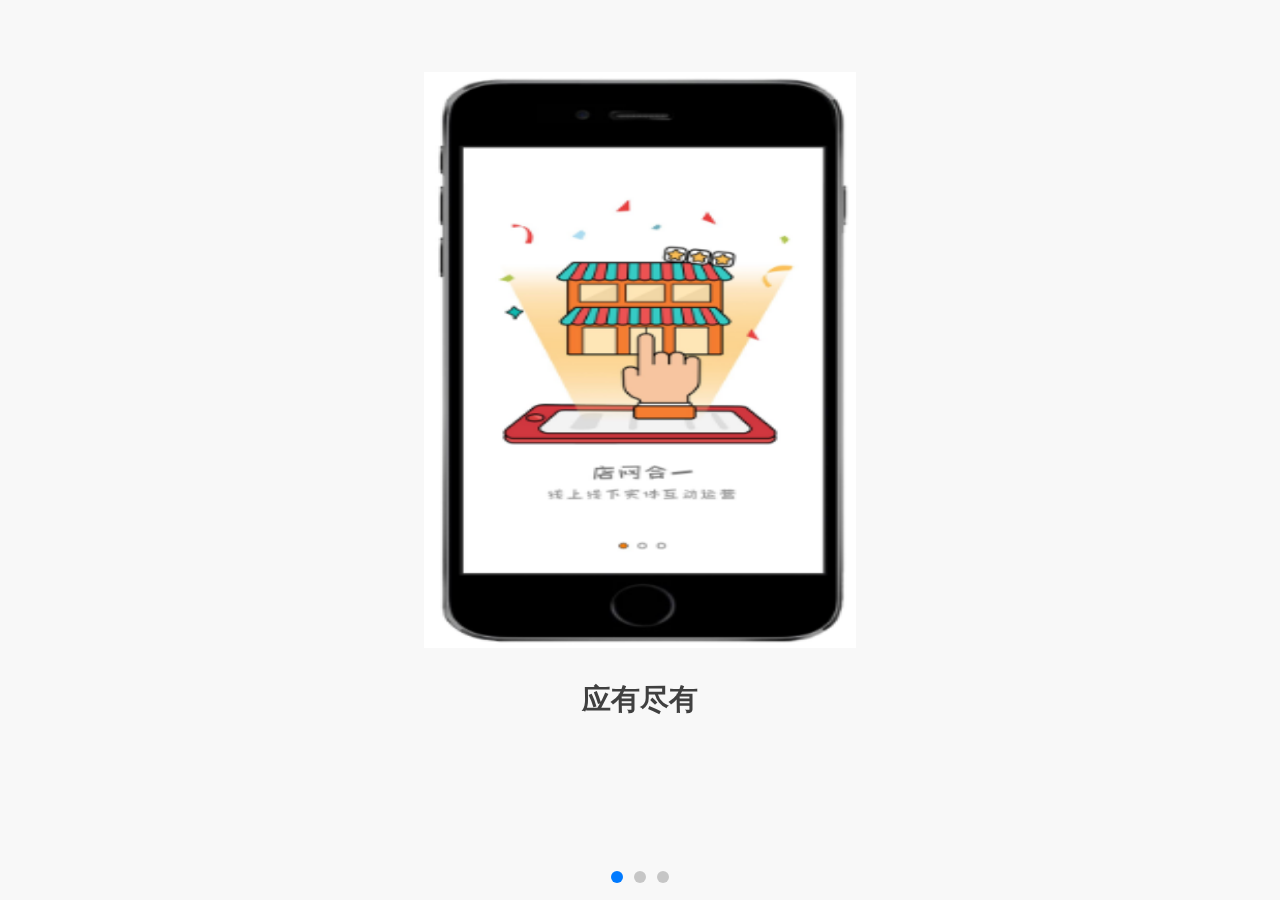
<file: oncup/index.html>
<!DOCTYPE html><html lang=en><head><meta charset=utf-8><meta http-equiv=X-UA-Compatible content="IE=edge"><meta name=viewport content="width=device-width,initial-scale=1"><link rel=icon href=favicon.ico><title>onemorecup</title><link href=css/chunk-06ad056e.a239a289.css rel=prefetch><link href=css/chunk-0a2d9c51.d7a64cf0.css rel=prefetch><link href=css/chunk-135d022f.d7a64cf0.css rel=prefetch><link href=css/chunk-1a89d8a8.a8276939.css rel=prefetch><link href=css/chunk-21a0b482.e6375fd9.css rel=prefetch><link href=css/chunk-2da7efac.2a08d2df.css rel=prefetch><link href=css/chunk-31bff5bb.91874d7e.css rel=prefetch><link href=css/chunk-365e205e.30adc81d.css rel=prefetch><link href=css/chunk-414ce662.f65fe7fa.css rel=prefetch><link href=css/chunk-41b4a408.cf60eb53.css rel=prefetch><link href=css/chunk-477cdcde.a7e5a7a9.css rel=prefetch><link href=css/chunk-50c9151c.426ba6be.css rel=prefetch><link href=css/chunk-542db296.a5ac68af.css rel=prefetch><link href=css/chunk-5936c790.d5ec94ac.css rel=prefetch><link href=css/chunk-5d508054.9318856a.css rel=prefetch><link href=css/chunk-70bdbfdd.efc5bf6f.css rel=prefetch><link href=css/chunk-7d0ce65d.bc070164.css rel=prefetch><link href=css/chunk-7fb3c080.c6a52fed.css rel=prefetch><link href=css/chunk-a0e54330.30adc81d.css rel=prefetch><link href=js/chunk-06ad056e.d245dc64.js rel=prefetch><link href=js/chunk-0a2d9c51.60c17e8e.js rel=prefetch><link href=js/chunk-135d022f.87bd147b.js rel=prefetch><link href=js/chunk-1a89d8a8.706b68e4.js rel=prefetch><link href=js/chunk-21a0b482.b4b12f02.js rel=prefetch><link href=js/chunk-2da7efac.903ccc9e.js rel=prefetch><link href=js/chunk-31bff5bb.874efe2d.js rel=prefetch><link href=js/chunk-365e205e.fe5f001f.js rel=prefetch><link href=js/chunk-414ce662.54ebbb64.js rel=prefetch><link href=js/chunk-41b4a408.4a2c6c82.js rel=prefetch><link href=js/chunk-46fe4a0a.c173a7ec.js rel=prefetch><link href=js/chunk-477cdcde.814fd83b.js rel=prefetch><link href=js/chunk-50c9151c.de2356db.js rel=prefetch><link href=js/chunk-542db296.43af7355.js rel=prefetch><link href=js/chunk-5936c790.ec96fe0b.js rel=prefetch><link href=js/chunk-5d508054.cf8c8b4b.js rel=prefetch><link href=js/chunk-70bdbfdd.786608c4.js rel=prefetch><link href=js/chunk-7d0ce65d.215e37e5.js rel=prefetch><link href=js/chunk-7fb3c080.aa729322.js rel=prefetch><link href=js/chunk-a0e54330.b9dccc0d.js rel=prefetch><link href=css/app.1e4b8811.css rel=preload as=style><link href=css/chunk-vendors.8df4d8b4.css rel=preload as=style><link href=js/app.ba8d6109.js rel=preload as=script><link href=js/chunk-vendors.0441b7af.js rel=preload as=script><link href=css/chunk-vendors.8df4d8b4.css rel=stylesheet><link href=css/app.1e4b8811.css rel=stylesheet></head><body><noscript><strong>We're sorry but onemorecup doesn't work properly without JavaScript enabled. Please enable it to continue.</strong></noscript><div id=app></div><script src=js/chunk-vendors.0441b7af.js></script><script src=js/app.ba8d6109.js></script></body></html>
</file>
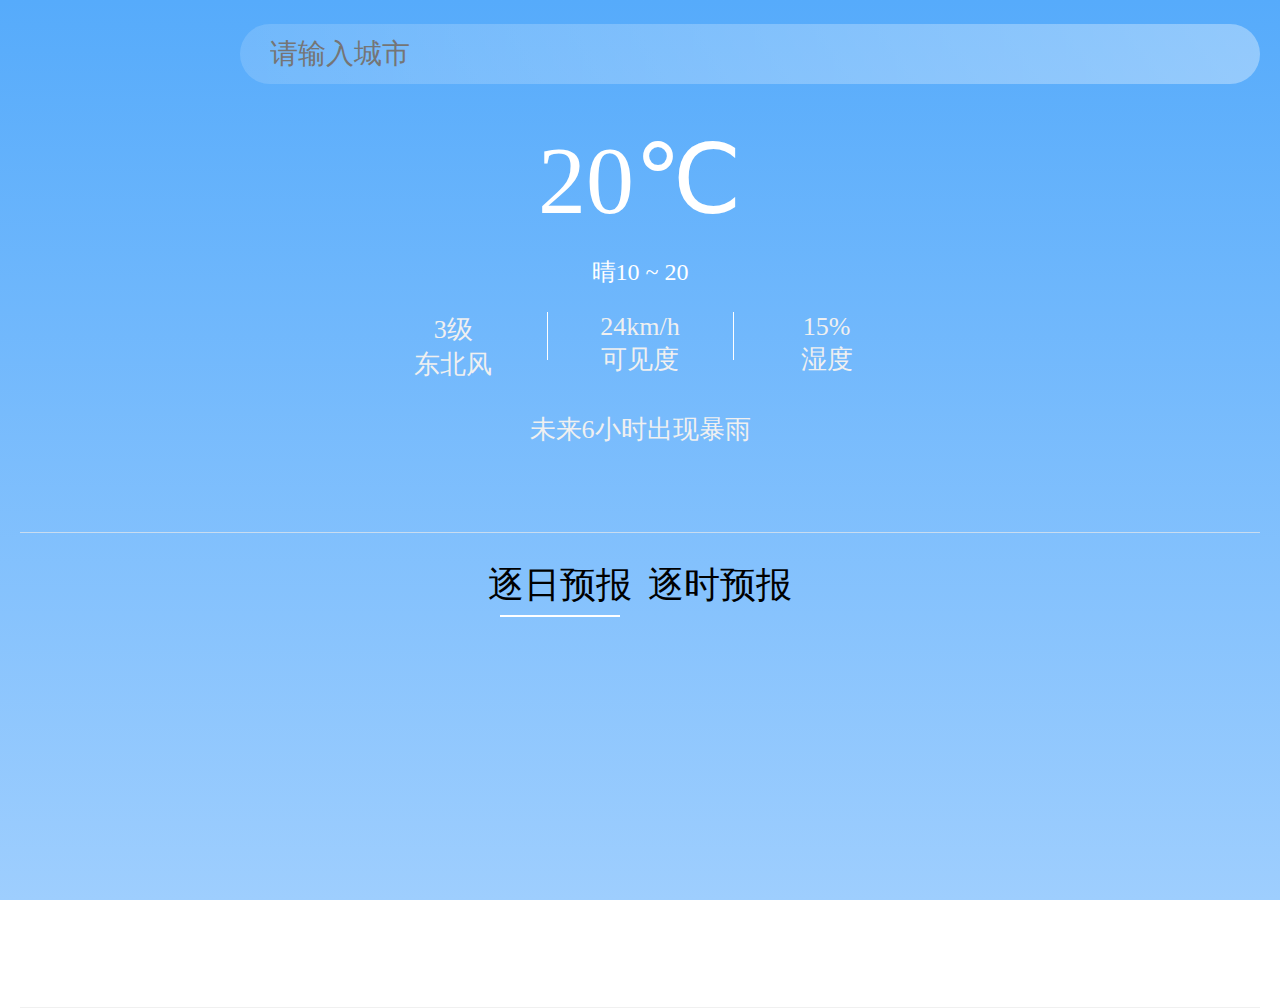
<file: onepickWeather/index.html>
<!DOCTYPE html>
<html lang="en">

<head>
    <meta charset="UTF-8">
    <meta name="viewport" content="width=device-width, initial-scale=1.0">
    <title>云知道天气预报</title>
    <link rel="stylesheet" href="./weather.css">
    <link rel="stylesheet" href="http://at.alicdn.com/t/font_1679979_lcs76dc7ehl.css">
</head>

<body>
    <div class="weather">
        <!-- system系统状态栏 信号网络时间 -->
        <div class="system"></div>
        <div class="weather-box">
            <!-- 导航栏 -->
            <div class="nav">
                <div class="nav-box fl">

                    <div class="city fl"></div>
                    <div class="menu fl">
                        <span class="iconfont icon-location"></span>
                    </div>
                </div>
                <!-- 搜索search  输入城市 和 图标-->
                <div class="search fl">
                    <input class="search-input fl" type="text" placeholder="请输入城市">
                    <span class="search-icon fl">
                        <i class="iconfont icon-search"></i>
                    </span>


                </div>
            </div>
            <!-- 实况天气 温度-->
            <div class="weatherStatus">
                <div class="weather-tem">20℃</div>
                <div class="min-max">
                    <span class="status ">晴10 ~ 20</span>

                </div>
                <!-- 可见度 湿度 风向 三部分-->
                <div class="see-box">
                    <!-- 布局 -->
                    <div class="windlist clearfix">

                        <div class="wind" data-name='win_speed' data-title='win'>
                            <div class="text">
                                <div class='win_speed'>3级</div>
                                <div class='win'>东北风</div>
                            </div>
                        </div>
                        <i class="line1"></i>

                        <div class="wind" data-name='visibility'>
                            <div class="text">
                                <div class='visibility'>24km/h</div>
                                <div>可见度</div>
                            </div>
                        </div>
                        <i class="line2"></i>

                        <div class="wind" data-name='humidity'>
                            <div class="text">
                                <div class='humidity'>15%</div>
                                <div>湿度</div>
                            </div>
                        </div>

                    </div>
                    <div class="tips">未来6小时出现暴雨</div>
                </div>
                <!--  逐日 逐时 -->
                <div class="everyTime">
                    <div class="day clearfix">
                        <div class="fl" data-fn="weekWeather">逐日预报</div>
                        <div class="fl" data-fn="weekWeatherHours">逐时预报</div>
                        <i class="moveLine"></i>
                    </div>
                    <!-- 天气数据 每5天 -->
                    <div class="weatherData">
                        <div class="weather-datas clearfix">

                        </div>

                    </div>

                </div>
            </div>
            <!-- 提示tips -->
            <div class="weatherTips">
                

            </div>
        </div>

    </div>

    <script src="./jquery-3.4.1.min.js"></script>
    <script src="./weather.js"></script>
    <script src="./rem.js"></script>
</body>

</html>
</file>
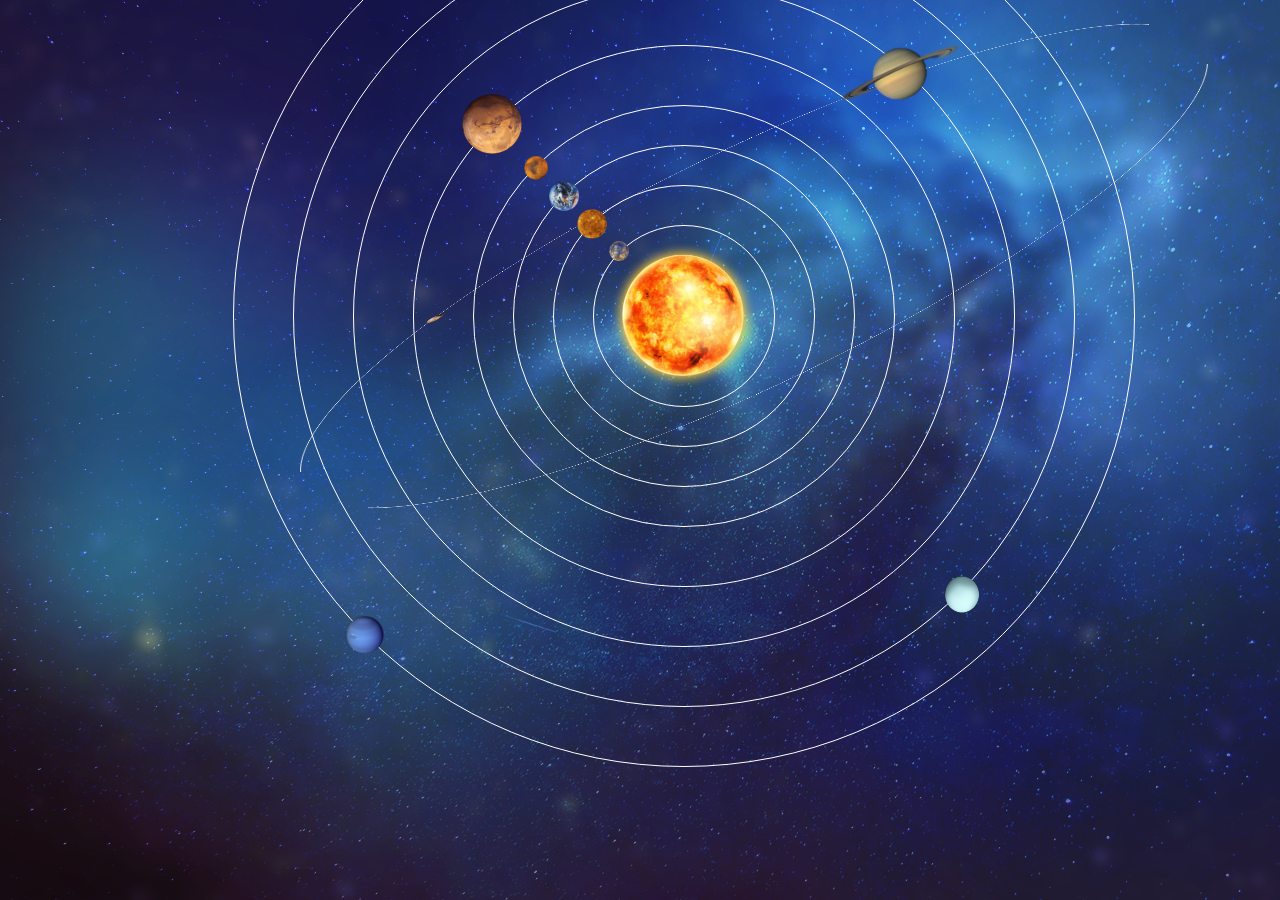
<file: planet/index.html>
﻿<!DOCTYPE html>
<html lang="zh-CN">

<head>
    <meta charset="UTF-8">
    <meta http-equiv="X-UA-Compatible" content="IE=Edge">
    <meta name="renderer" content="webkit">
    <link rel="stylesheet" href="css/index.css">
    <title>纯CSS实现九大行星</title>
</head>
<body>
    <div class="universe">
        <div class="solarsystem">
            <div class="sun"></div>
            <!--水星-->
            <div class="orbit mercury">
                <div class="planet">
                    <div class="ball"></div>
                </div>
            </div>
            <!--金星-->
            <div class="orbit venus">
                <div class="planet">
                    <div class="ball"></div>
                </div>
            </div>
            <!--地球-->
            <div class="orbit earth">
                <div class="planet">
                    <div class="ball"></div>
                </div>
            </div>
            <!--火星-->
            <div class="orbit mars">
                <div class="planet">
                    <div class="ball"></div>
                </div>
            </div>
            <!--木星-->
            <div class="orbit jupiter">
                <div class="planet">
                    <div class="ball"></div>
                </div>
            </div>
            <!--土星-->
            <div class="orbit saturn">
                <div class="planet">
                    <div class="ball"></div>
                </div>
            </div>
            <!--天王星-->
            <div class="orbit uranus">
                <div class="planet">
                    <div class="ball"></div>
                </div>
            </div>
            <!--海王星-->
            <div class="orbit neptune">
                <div class="planet">
                    <div class="ball"></div>
                </div>
            </div>
            <!--冥王星-->
            <div class="orbit pluto">
                <div class="planet">
                    <div class="ball"></div>
                </div>
            </div>
        </div>
    </div>
</body>
</html>
</file>
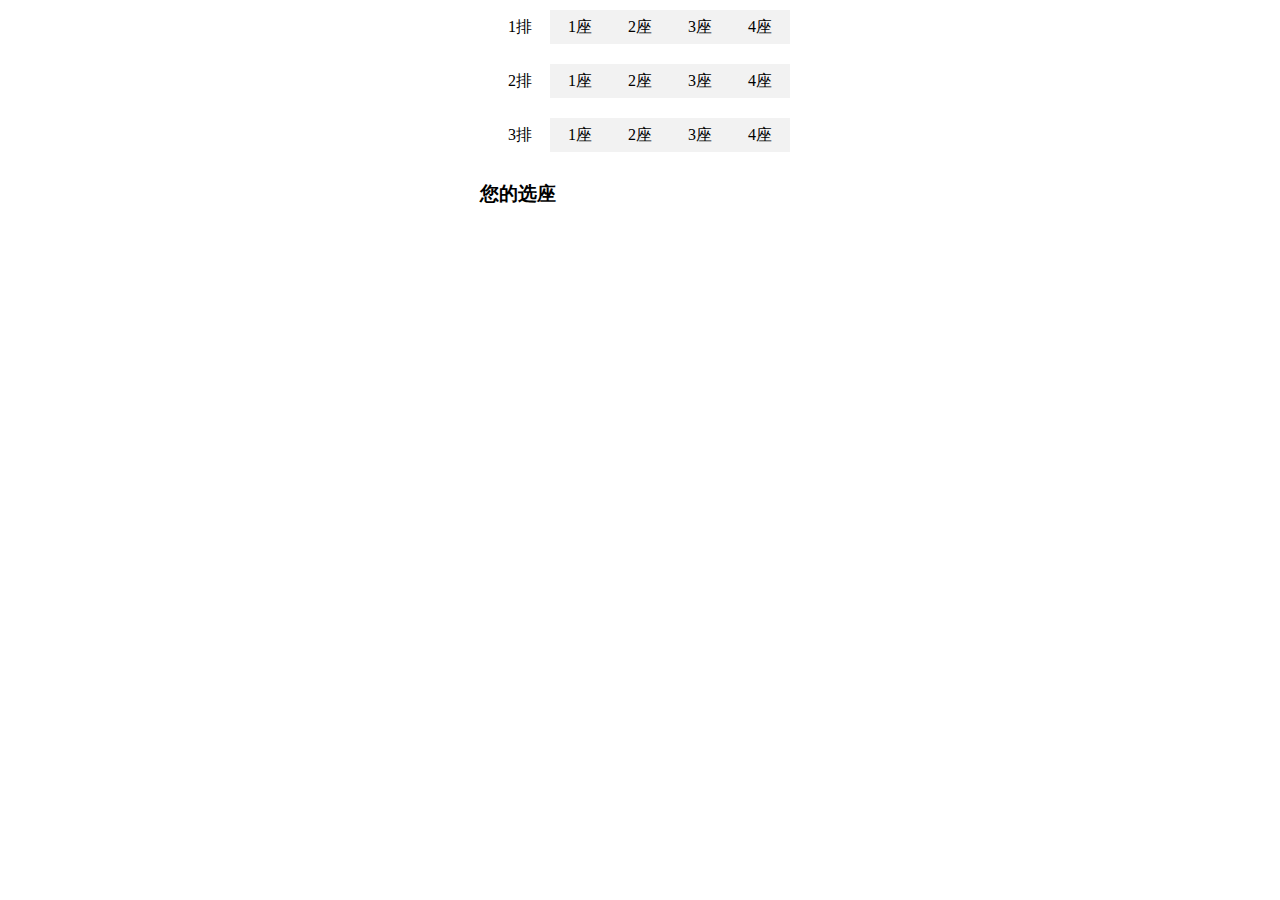
<file: chooseTicket/01-电影购票.html>
<!DOCTYPE html>
<html lang="en">
<head>
  <meta charset="UTF-8">
  <meta name="viewport" content="width=device-width, initial-scale=1.0">
  <meta http-equiv="X-UA-Compatible" content="ie=edge">
  <title>Document</title>
  <style>
    body{
      margin: 0 auto;
    }
    .fl{
      float: left;
    }
    ul{
      list-style: none;
      margin: 0;
      padding: 0;
    }
    .film-box{
      width: 320px;
      margin: 0 auto;
    }
    .row{
      overflow: hidden;
      padding: 10px;
    }
    .list{
      overflow: hidden;
    }
    .list>li{
      float: left;
      width: 60px;
      height: 34px;
      background-color: #f2f2f2;
      text-align: center;
      line-height: 34px;
      cursor: pointer;
    }
    .list>li.active{
      background-color: #e4393c;
      color: #fff;
    }
    .title{
      width: 60px;
      height: 34px;
      line-height: 34px;
      text-align: center;
    }

    .select-tag{
      width: 100px;
      height: 34px;
      line-height: 34px;
      text-align: center;
      background-color: #e4393c;
      color: #fff;
      margin-bottom: 10px;
      position: relative;
    }
    .select-tag>.del{
      position: absolute;
      right: -4px;
      top: -4px;
      width: 14px;
      height: 14px;
      border-radius: 50%;
      background-color: #ddd;
    }
  </style>
</head>
<body>

  <div class="film-box">
    <div>
      <div class="row">
        <span class="fl title">1排</span>
        <ul class="fl list" name="1">
          <li>1座</li>
          <li>2座</li>
          <li>3座</li>
          <li>4座</li>
        </ul>
      </div>
      <div class="row">
        <span class="fl title">2排</span>
        <ul class="fl list" name="2">
          <li>1座</li>
          <li>2座</li>
          <li>3座</li>
          <li>4座</li>
        </ul>
      </div>
      <div class="row">
        <span class="fl title">3排</span>
        <ul class="fl list" name="3">
          <li>1座</li>
          <li>2座</li>
          <li>3座</li>
          <li>4座</li>
        </ul>
      </div>
    </div>

    <div>
      <h3>您的选座</h3>
      <div class="tag">
        
      </div>
    </div>

  </div>
  

  <script src="./jquery-3.4.1.min.js"></script>
  <script>
    $(function () {

      //座位绑定事件
      $('.list>li').on('click', function () {
        console.log('this ==> ', this);

        //如果当前li已经是激活的，拦截
        if ($(this).hasClass('active')) {
          console.log('当前li已经是激活的');
          return;
        }

        // 激活当前li
        $(this).addClass('active');

        //创建唯一标识, 时间戳
        var onlyFlag = new Date().getTime();

        //设置name属性
        $(this).attr('name', onlyFlag);

        //获取排号, 获取当前元素的父元素的name属性
        var rowNum = $(this).parent().attr('name') + '排';
        console.log('rowNum ==> ', rowNum);

        //获取座位号
        var colNum = $(this).text();

        //创建标签
        var tag = $('<div class="select-tag">' + (rowNum + colNum) + '<i class="del" name="' + onlyFlag + '"></i></div>');

        $('.tag').append(tag);
        
      })

    
    
      //删除选座
      $('.tag').on('click', '.del', function () {
        console.log('this ==> ', this);

        //获取当前删除按钮的name属性
        var name = $(this).attr('name');

        //移除含有name属性的座位li
        //属性选择器 [属性名称="属性值"]
        $('li[name="' + name + '"]').removeClass('active');

        //移除选座标签
        $(this).parent().remove();
      })

    })
  </script>
</body>
</html>
</file>
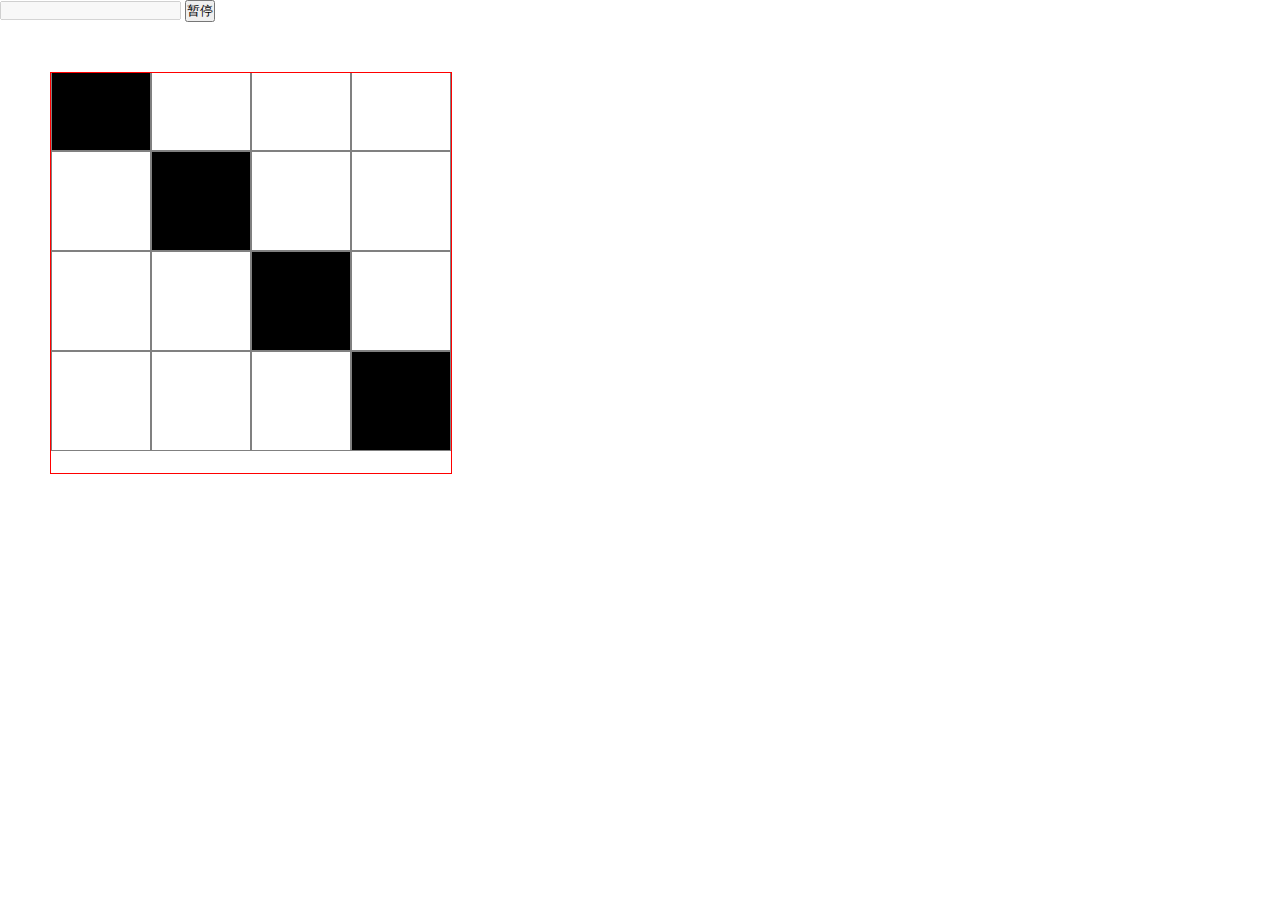
<file: jsObjectgame/白块对象方法.html>
<!DOCTYPE html>
<html lang="en">

<head>
    <meta charset="UTF-8">
    <meta name="viewport" content="width=device-width, initial-scale=1.0">
    <title>Document</title>
    <style>
        * {
            margin: 0;
            padding: 0;
        }

        .box {
            width: 400px;
            height: 400px;
            margin-left: 50px;
            margin-top: 50px;
            border: 1px solid red;
            position: relative;
            /* 溢出就隐藏 子top*/
            overflow: hidden;

        }

        .box .game {
            position: absolute;
            /* 测试 移动 */
            top: -50px;
            left: 0;
        }

        .box .game .row div {
            width: 98px;
            height: 98px;
            border: 1px solid grey;
            float: left;
        }

        .black {
            background-color: black;
        }
    </style>
</head>

<body>
    <!-- 统计分数 disabled禁用不能编辑 -->
    <input type="text" class="score" disabled="disabled">
    <button class="pause">暂停</button>
    <!-- 外层最大盒子可视区 -->
    <div class="box">
        <!-- 游戏区域 -->
        <div class="game">
            <!-- 先 行 后 列 -->
            <div class="row">
                <div class="black"></div>
                <div></div>
                <div></div>
                <div></div>
            </div>
            <div class="row">
                <div></div>
                <div class="black"></div>
                <div></div>
                <div></div>
            </div>
            <div class="row">
                <div></div>
                <div></div>
                <div class="black"></div>
                <div></div>
            </div>
            <div class="row">
                <div></div>
                <div></div>
                <div></div>
                <div class="black"></div>
            </div>
        </div>
    </div>
    <script>
        //缓存this
        var self;
        //创建对象Game属性
        function Game() {
            self = this;

            this.game = document.querySelector('.game');
            this.score = document.querySelector('.score');
            this.gameover = false;
            this.grade = 0;
            this.speed = 2;
            this.timer = null;

            this.init();
        }

        //创建对象Game.prototype方法移动Move
        Game.prototype.Move = function () {
            //让div动起来 设置定时器 由于this指向的是全局变量 +1改为this.speed
            self.timer = window.setInterval(function () {
                self.game.style.top = self.game.offsetTop + self.speed + 'px';

                var ramdon = Math.floor(Math.random() * (4 + 1 - 1) + 1);

                if (self.game.offsetTop >= 0) {
                   
                    //9.2当game.offsetTop >= 0时 判断自定义属性名
                    if (self.game.children[self.game.children.length - 1].getAttribute('data-pass') == null) {
                        //9.3如果pass为true就清除定时器 并弹出提醒 最后return
                        window.clearInterval(self.timer);
                        gameover = true;
                        alert('游戏gameover');
                    }
                    //5.当到达底部时判断行数大于等于5就删除最后一行
                    if (self.game.children.length >= 5) {
                        self.game.removeChild(self.game.children[self.game.children.length - 1]);
                    }

                    //3.2每行有4个div 创建行row
                    var row = document.createElement("div");
                    row.className = "row";
                    for (var i = 1; i <= 4; i++) {
                        var div = document.createElement("div");
                        //4.2 i要和当前随机数random相等 就添加balck类
                        if (i == ramdon) {
                            div.className = 'black';
                        }
                        row.appendChild(div);
                    }
                    //3.4放在game最前面 父.insertBefore(子节点，指定位置)
                    self.game.insertBefore(row, self.game.firstElementChild);
                    //3.5因为tp一直>=0 所以重新将游戏区top设置-100px才能无缝连接  row设置了98px+border1px
                    self.game.style.top = '-100px';
                }
            }, 50)
        }

        //判断游戏是否结束isOver
        Game.prototype.isOver = function () {

            this.game.onclick = function (e) {
                e = e || window.event;
                //7.游戏结束时
                if (self.gameover) {
                    alert('游戏结束,请重新开始');

                } else if (e.target.className == 'black') {
                    //6.2点击balck就加分 +score 速度变快 点击其他地方就停止游戏
                    self.grade++;
                    self.score.value = self.grade;
                    e.target.removeAttribute('class');
                    //8.2判断grade是否为 n倍数(假设每次为5的倍数就加速speed++) 点击之后才加分
                    if (self.grade % 5 == 0) {
                        self.speed++;
                        console.log('self.speed++', self.speed++);
                    }
                    //9.1运动到底了。设置属性
                    e.target.parentNode.setAttribute('data-pass', true);

                } else {
                    alert('游戏结束');
                    window.clearInterval(self.timer);
                    //7.1改变gameover状态
                    self.gameover = true;

                    console.log('self.gameover=', self.gameover);
                }

            }

        }
        //初始化游戏区方法init
        Game.prototype.init = function () {
            console.log('开始游戏');
            this.Move();
            this.isOver();
        }
        new Game()
    </script>
</body>

</html>
</file>
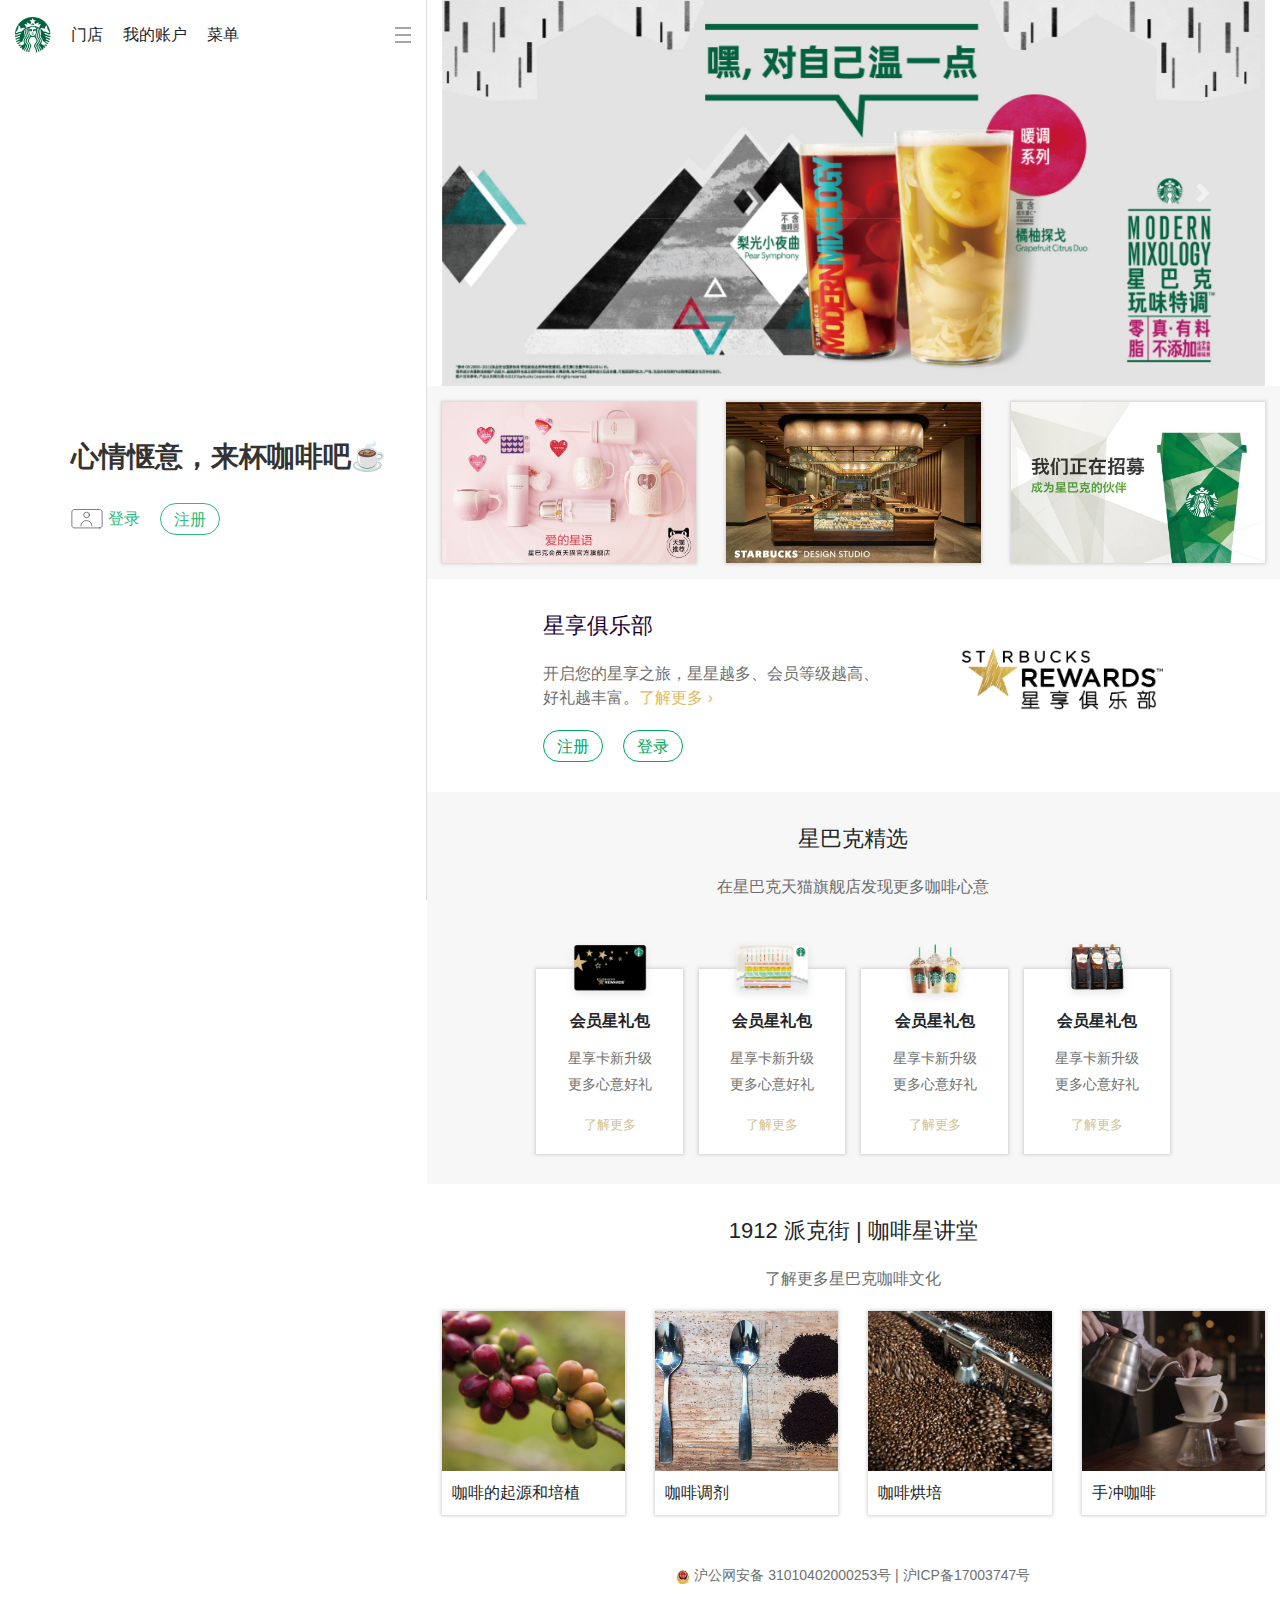
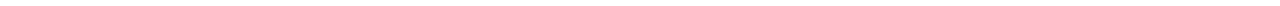
<file: startBack/startsback.html>
<!DOCTYPE html>
<html>
  <head>
    <!-- Required meta tags -->
    <meta charset="utf-8">

    <!-- 比例缩放设置 -->
    <!-- width=device-width: 视口宽度等于设备宽度 -->
    <!-- initial-scale=1：初始比例 -->
    <!-- user-scalable=no： 禁止用户缩放（双手指进行放大缩小） -->
    <!-- maximum-scale=1：最大缩放 -->
    <!-- minimum-scale=1: 最小缩放 -->
    <!-- user-scalable=no： iphone真机无效，在安卓手机有效 -->
    <!-- shrink-to-fit=no：禁止在iphone真机缩放，iphone6 plus 测试无效 -->
    <meta name="viewport" content="width=device-width, initial-scale=1, user-scalable=no, maximum-scale=1, minimum-scale=1">

    <!-- Bootstrap CSS -->
    <link rel="stylesheet" href="./css/bootstrap.min.css">

    <link rel="stylesheet" href="./css/index.css">

    <link rel="stylesheet" href="./css/media.css">

    <title>startsback</title>
  </head>
  <body>

    <div class="container-fluid">

      <div class="row">

        <!-- 侧边栏 -->
        <div class="col-lg-4 col-md-12 aside">
          <div class="nav-box d-none d-md-block">
            <div class="float-left">
              <div class="float-left logo">
                <img class="d-block w-100" src="./img/logo.svg" alt="">
              </div>
              <div class="float-left menu-box">
                <span>门店</span>
                <span>我的账户</span>
                <span>菜单</span>
              </div>
            </div>
            <div class="float-right menu-btn">
              <i class="line"></i>
              <i class="line middle-line"></i>
              <i class="line"></i>
            </div>
          </div>
          <div class="desc-box">
            <div class="desc-content">
              <div class="clearfix text-box">
                <div class="float-left title">心情惬意，来杯咖啡吧☕</div>
                <!-- <div class="float-left co"></div> -->
              </div>
              <div class="login-box d-none d-md-block">
                <div class="login float-left">
                  <div class="login-img float-left">
                    <img class="d-block w-100" src="./img/icon-account.svg" alt="">
                  </div>
                  <div class="login-text float-left">登录</div>
                </div>
                <div class="register float-left">注册</div>
              </div>
            </div>
          </div>
        </div>

        <!-- 右边内容 -->
        <div class="col-lg-8 offset-lg-4">

          <!-- 轮播 -->
          <div id="carouselExampleControls" class="carousel slide" data-ride="carousel">
            <div class="carousel-inner">
              <div class="carousel-item active">
                <img src="./img/homepage-mix.jpg" class="d-block w-100" alt="...">
              </div>
              <div class="carousel-item">
                <img src="./img/kv-cny-icecream.jpg" class="d-block w-100" alt="...">
              </div>
              <div class="carousel-item">
                <img src="./img/kv-cny.jpg" class="d-block w-100" alt="...">
              </div>
            </div>
            <a class="carousel-control-next" href="#carouselExampleControls"  data-slide="next">
              <span class="carousel-control-next-icon"></span>
            </a>
          </div>

          <!-- 瓷片 -->
          <div class="row py-3 cipian">
            <div class="col-md-4 col-12">
              <img class="d-block w-100" src="./img/tmall-0204-cn.jpg" alt="">
            </div>
            <div class="col-md-4 col-12 py-md-0 pt-md-0 pt-3">
              <img class="d-block w-100" src="./img/starbucks-design-studio-web-china.jpg" alt="">
            </div>
            <div class="col-md-4 col-12 pt-md-0 pt-3">
              <img class="d-block w-100" src="./img/homepage-career-cn.jpg" alt="">
            </div>
          </div>

          <!-- 星享俱乐部 -->
          <div class="club">
            <div class="club-box">
              <div class="row">
                <div class="col-md-7 col-6 offset-md-0 offset-3">
                  <div class="c1">星享俱乐部</div>
                  <div class="c2">开启您的星享之旅，星星越多、会员等级越高、好礼越丰富。<span class="c3">了解更多 ›</span></div>
                  <div class="clearfix login-register">
                    <span class="float-left c4">注册</span>
                    <span class="float-left c4">登录</span>
                  </div>
                </div>
                <div class="col-md-5 col-12 logo-box-img">
                  <div class="logo-box">
                    <img class="d-block w-100" src="./img/logo-msr-new.svg" alt="">
                  </div>
                  
                </div>
              </div>
            </div>
          </div>

          <!-- 星巴克精选 -->
          <div class="jingxuan row">
            <div class="col-12 text-center">
              <div class="main-title">星巴克精选</div>
              <div class="sub-title">在星巴克天猫旗舰店发现更多咖啡心意</div>
            </div>
            <div class="col-12 jx">
              <div class="jingxuan-box">
                <div class="row">

                  <div class="col-md-3 col-6 px-2">
                    <div class="text-center text-desc">
                      <div class="text-title">会员星礼包</div>
                      <div class="c5">星享卡新升级</div>
                      <div class="c5">更多心意好礼</div>
                      <div class="c6">了解更多</div>
                      <div class="c-img">
                        <img class="d-block w-100" src="./img/tmall-card-01.png" alt="">
                      </div>
                    </div>
                  </div>

                  <div class="col-md-3 col-6 px-2">
                    <div class="text-center text-desc">
                      <div class="text-title">会员星礼包</div>
                      <div class="c5">星享卡新升级</div>
                      <div class="c5">更多心意好礼</div>
                      <div class="c6">了解更多</div>
                      <div class="c-img">
                        <img class="d-block w-100" src="./img/tmall-card-02.png" alt="">
                      </div>
                    </div>
                  </div>

                  <div class="col-md-3 col-6 px-2 mt-md-0 mt-5">
                    <div class="text-center text-desc">
                      <div class="text-title">会员星礼包</div>
                      <div class="c5">星享卡新升级</div>
                      <div class="c5">更多心意好礼</div>
                      <div class="c6">了解更多</div>
                      <div class="c-img c1-img">
                        <img class="d-block w-100" src="./img/tmall-eticket.png" alt="">
                      </div>
                    </div>
                  </div>

                  <div class="col-md-3 col-6 px-2 mt-md-0 mt-5">
                    <div class="text-center text-desc">
                      <div class="text-title">会员星礼包</div>
                      <div class="c5">星享卡新升级</div>
                      <div class="c5">更多心意好礼</div>
                      <div class="c6">了解更多</div>
                      <div class="c-img c1-img">
                        <img class="d-block w-100" src="./img/tmall-reserve.png" alt="">
                      </div>
                    </div>
                  </div>

                </div>
              </div>
            </div>
          </div>

          <!-- 咖啡星讲堂 -->
          <div class="teach row">
            <div class="col-12 text-center">
              <div class="main-title">1912 派克街 | 咖啡星讲堂</div>
              <div class="sub-title">了解更多星巴克咖啡文化</div>
            </div>
            <div class="col-12">
              <div class="row">
                <div class="col-lg-3 col-6">
                  <div class="bg-shadow">
                    <div class="bg-img bg1"></div>
                    <div class="bg-text">咖啡的起源和培植</div>
                  </div>
                </div>

                <div class="col-lg-3 col-6">
                  <div class="bg-shadow">
                    <div class="bg-img bg2"></div>
                    <div class="bg-text">咖啡调剂</div>
                  </div>
                </div>

                <div class="col-lg-3 col-6 c-bg">
                  <div class="bg-shadow">
                    <div class="bg-img bg3"></div>
                    <div class="bg-text">咖啡烘培</div>
                  </div>
                </div>

                <div class="col-lg-3 col-6 c-bg">
                  <div class="bg-shadow">
                    <div class="bg-img bg4"></div>
                    <div class="bg-text">手冲咖啡</div>
                  </div>
                </div>

              </div>
            </div>
          </div>

          <!-- 公司备案信息 -->
          <div class="row cp">
            <div class="text-center col-12"> 
              <img class="icp" src="./img/icpicon.png" alt="">
              沪公网安备 31010402000253号 | 沪ICP备17003747号</div>
          </div> 

        </div>
      </div>


      <!-- 子菜单 -->
      <div class="col-lg-4 child-menu position-fixed d-none">
        <div class="nav-box">
          <div class="float-left">
            <div class="float-left logo">
              <img class="d-block w-100" src="./img/logo.svg" alt="">
            </div>
          </div>
          <div class="float-right menu-close">
            <i class="i-line first"></i>
            <i class="i-line second"></i>
          </div>
        </div>
        <div class="child-menu-content">
          <div class="main-content">
            <div class="main-content-list">
              <div class="child-list">
                <ul>
                  <li>门店</li>
                  <li>星享俱乐部</li>
                  <li>菜单</li>
                </ul>
                <ul>
                  <li>星巴克移动应用</li>
                  <li>星礼卡</li>
                  <li>星巴克甄选<sup class="sup">TM</sup></li>
                  <li>啡快<sup class="sup">TM</sup> - 在线点 到点取</li>
                  <li>专星送<sup class="sup">TM</sup></li>
                  <li>咖啡星讲堂</li>
                  <li>上海烘培工坊</li>
                  <li>关于星巴克</li>
                  <li>帮助中心</li>
                </ul>
                <div class="login-box">
                  <div class="login float-left">
                    <div class="login-img float-left">
                      <img class="d-block w-100" src="./img/icon-account.svg" alt="">
                    </div>
                    <div class="login-text float-left">登录</div>
                  </div>
                  <div class="register float-left">注册</div>
                </div>
              </div>
            </div>
          </div>
          <div class="company-info">
            <div class="info">
              <span>english<i class="info-line"></i></span>
              <span>隐私政策<i class="info-line"></i></span>
              <span>使用条框</span>
            </div>
          </div>
        </div>
      </div>
    </div>
    

    <!-- Optional JavaScript -->
    <!-- jQuery first, then Popper.js, then Bootstrap JS -->
    <script src="./js/jquery-3.4.1.min.js"></script>
    <script src="./js/popper.min.js"></script>
    <script src="./js/bootstrap.min.js"></script>
  </body>
</html>
</file>
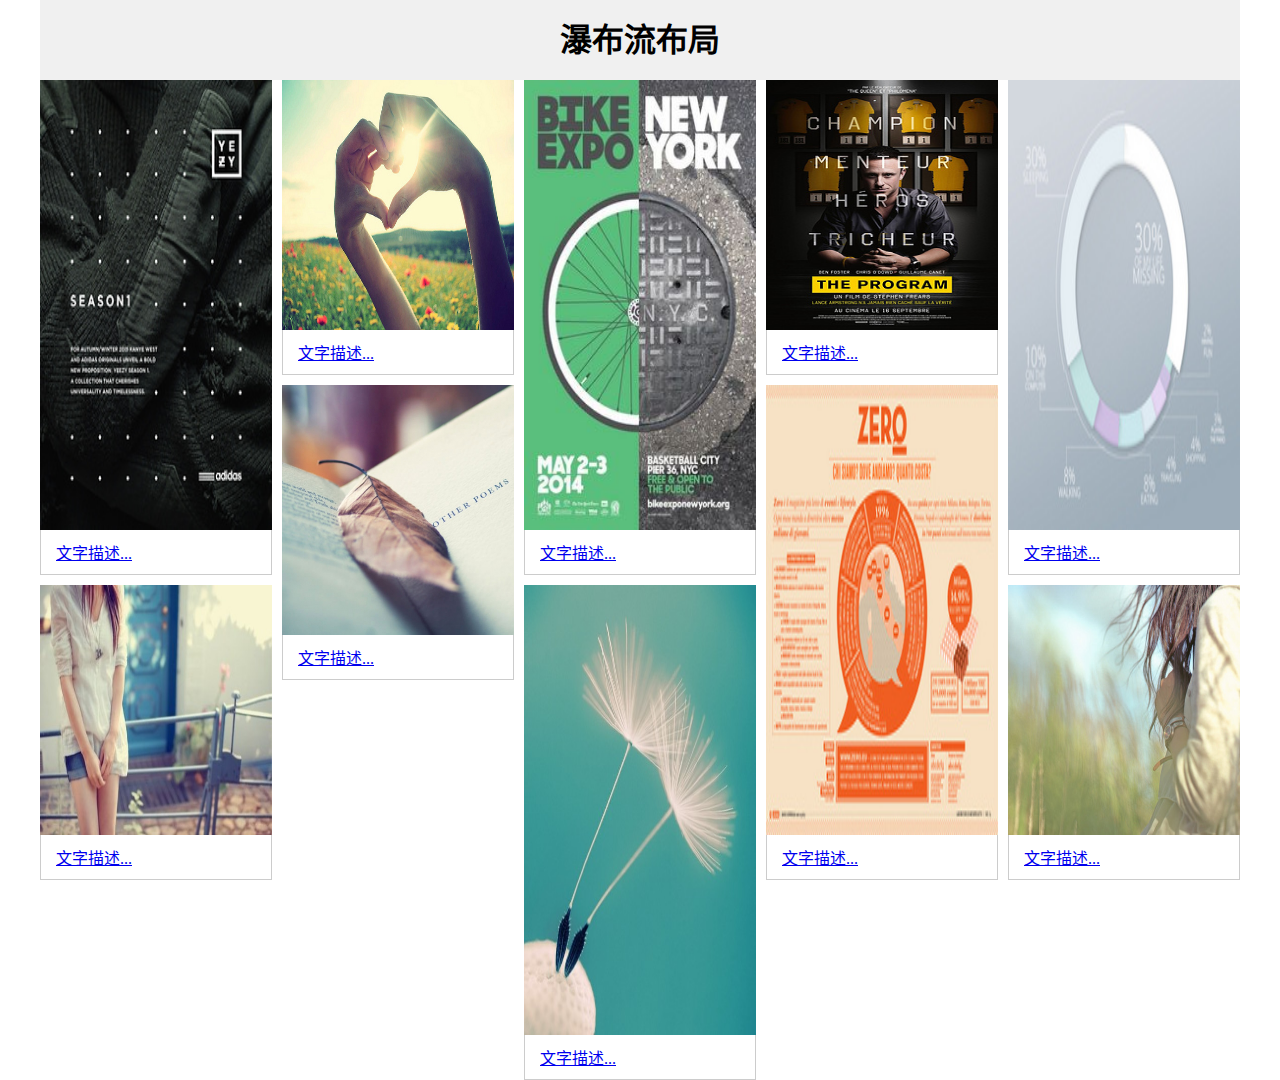
<file: waterfall/瀑布流布局.html>
<!DOCTYPE html>
<html lang="zh-CN">
<head>
    <meta charset="UTF-8">
    <meta name="viewport" content="width=device-width, initial-scale=1.0">
    <meta http-equiv="X-UA-Compatible" content="ie=edge">
    <title>瀑布流布局</title>
    <style>
        html , body , ul , ol , h1 {
            padding: 0;
            margin: 0;
        }
        ul , ol {
            list-style: none;
        }

        #container {
            width: 1200px;
            margin: 0 auto;
        }
        #container .header {
            height: 80px;
            background-color: #f0f0f0;
            line-height: 80px;
            text-align: center;
        }
        #container .main .list-items {
            width: 1200px;
            position: relative;
        }
        #container .main .list-items li {
            width: 232px;
            position: absolute;
            top: 0;
            left: 0;
        }
      
        #container .main .list-items li img {
           width: 232px;
           display: block;
        }
        #container .main .list-items li div {
            padding: 10px 15px;
            border-left: 1px solid #ccc;
            border-right: 1px solid #ccc;
            border-bottom: 1px solid #ccc;
            background-color: #fff;
        }
        /* 选择偶数Li标签下img */
        #container .main .list-items li:nth-child(2n) img {
            height: 250px;
        }
        /* 选择偶数Li标签下img */
        #container .main .list-items li:nth-child(2n-1) img {
            height: 450px;
        }
    </style>
</head>
<body>

    <div id="container">
        <div class="header">
            <h1>瀑布流布局</h1>
        </div>
        <div class="main">
            <ul class="list-items">
                <li class="item">
                    <a href="javascript:;">
                        <img src="./static/img/1.jpg" alt="">
                        <div>文字描述...</div>
                    </a>
                </li>

                <li class="item">
                    <a href="javascript:;">
                        <img src="./static/img/2.jpg" alt="">
                        <div>文字描述...</div>
                    </a>
                </li>


                <li class="item">
                    <a href="javascript:;">
                        <img src="./static/img/3.jpg" alt="">
                        <div>文字描述...</div>
                    </a>
                </li>


                <li class="item">
                    <a href="javascript:;">
                        <img src="./static/img/4.jpg" alt="">
                        <div>文字描述...</div>
                    </a>
                </li>



                <li class="item">
                    <a href="javascript:;">
                        <img src="./static/img/5.jpg" alt="">
                        <div>文字描述...</div>
                    </a>
                </li>


                <li class="item">
                    <a href="javascript:;">
                        <img src="./static/img/6.jpg" alt="">
                        <div>文字描述...</div>
                    </a>
                </li>


                <li class="item">
                    <a href="javascript:;">
                        <img src="./static/img/7.jpg" alt="">
                        <div>文字描述...</div>
                    </a>
                </li>



                <li class="item">
                    <a href="javascript:;">
                        <img src="./static/img/8.jpg" alt="">
                        <div>文字描述...</div>
                    </a>
                </li>



                <li class="item">
                    <a href="javascript:;">
                        <img src="./static/img/9.jpg" alt="">
                        <div>文字描述...</div>
                    </a>
                </li>

                <li class="item">
                    <a href="javascript:;">
                        <img src="./static/img/10.jpg" alt="">
                        <div>文字描述...</div>
                    </a>
                </li>
            </ul>
        </div>
    </div>


    <script src="./libs/jquery/jquery.js"></script>
    <script src="./js/jquery.waterfall.js"></script>
    <script>
        // 调用瀑布流插件
        $("#container").waterfall();
    </script>
</body>
</html>
</file>
<file: onepickWeather/weather.css>
html,body,.weather{height:100%}body{margin:0 auto;font-size:16px;background-color:#fff}.clearfix::after{content:'';clear:both;display:block}.fl{float:left}.fr{float:right}.weather{background-image:linear-gradient(to bottom, #56abfb, #9ecefe);padding:0 .1rem}.system{height:24px}.nav{height:.3rem;text-align:center;color:#fff;position:relative}.nav-box{width:1.1rem;height:.3rem;line-height:.3rem}.nav .city{max-width:.8rem;white-space:nowrap;overflow:hidden;line-height:.3rem;text-overflow:ellipsis}.menu{width:.3rem;height:.3rem}.menu .iconfont{font-size:.22rem !important}.search{height:.3rem;line-height:.3rem;width:calc(100% - 1.1rem - .3rem);background-image:linear-gradient(to right, rgba(255,255,255,0.15), rgba(255,255,255,0.35));border-radius:.15rem;padding:0 .15rem}.search-input{width:calc(100% - .4rem);height:.3rem;font-size:.14rem;color:#fff;outline:none;border:none;padding:0;background-color:transparent}.search-icon{display:block;width:.3rem;height:.3rem;margin-left:.1rem}.search-icon .iconfont{font-size:.22rem !important}.weatherStatus{height:4.4rem;margin-top:.2rem}.weather-tem{color:#fff;font-size:.48rem;text-align:center;height:.64rem}.min-max{height:.2rem;font-size:.12rem;line-height:.2rem;text-align:center;color:#fff;margin:0 auto}.status{width:.24rem}.see-box{width:2.8rem;height:.8rem;margin-top:.4rem;margin:.1rem auto;color:#f0f0f0;padding-bottom:.2rem}.windlist{position:relative;margin:0 auto;width:100%}.windlist .wind{float:left;width:33.3333%;height:.4rem;font-size:.13rem}.text{height:100%;width:100%}.text div{text-align:center}.line1{height:.24rem;position:absolute;width:1px;background-color:#fff;top:0;bottom:0}.line2{height:.24rem;position:absolute;width:1px;background-color:#fff;top:0;bottom:0}.tips{text-align:center;font-size:.13rem;margin:.1rem auto}.everyTime{padding-bottom:.15rem;padding-top:.1rem;border-bottom:1px solid rgba(233,233,233,0.685);border-top:1px solid rgba(233,233,233,0.685)}.day{width:1.6rem;height:.32rem;margin:0 auto;font-size:.14rem;position:relative}.day div{text-align:center;width:.8rem;line-height:.32rem;font-size:.18rem}.moveLine{position:absolute;left:.1rem;bottom:0;width:.6rem;margin:0 auto;height:2px;background-color:#fff}.weatherData{margin-top:.2rem;height:1.6rem;width:100%;overflow-y:auto }.weather-datas{width:6rem !important;padding-left:.1rem;height:1.6rem;color:#fff;overflow-x:hidden}.weather-datas .items{float:left;width:.8rem;text-align:center;font-size:.12rem;margin:.15rem auto}.weather-datas .items .iconfont{font-size:.26rem !important}.weather-datas .items>div{margin-top:.1rem}.icon{width:.2rem;height:.2rem;margin:.2rem auto}.wins{width:.6rem;height:.5rem;line-height:.5rem;margin:.2rem auto}.weatherTips{margin:0 auto;width:100%;text-align:center}.weatherTips h3{color:#d84646}.weatherTips>div{margin-bottom:.1rem}/*# sourceMappingURL=./weather.css.map */
</file>
<file: planet/css/index.css>
html
{
    color: #000;
    background: #FFF;
    height: 100%;
    overflow: hidden;
}

body,
div,
dl,
dt,
dd,
ul,
ol,
li,
h1,
h2,
h3,
h4,
h5,
h6,
pre,
code,
form,
fieldset,
legend,
input,
textarea,
p,
blockquote,
th,
td
{
    margin: 0;
    padding: 0;
}

body
{
    height: 100%;
    min-width: 1366px;
    overflow: hidden;
}

.universe
{
    background: url("../images/universe.png") no-repeat center center;
    height: 100%;
}

.universe > .solarsystem
{
    width: 1366px;
    margin: 0 auto;
    position: relative;
    top: 90px;
    height: 0;
    /*perspective: 1000px;*/
    perspective-origin: 50% 0;
    transform-style: preserve-3d !important;
}

.solarsystem .sun
{
    position: absolute;
    background: url("../images/sun.png") no-repeat center center;
    background-size: cover;
    width: 150px;
    height: 150px;
    top: 150px;
    left: 50%;
    margin-left: -75px;
}

.orbit
{
    border: 1px solid #fff;
    border-radius: 50%;
    position: absolute;
    transform-style: preserve-3d !important;
    animation: orbitrotate 10s linear 0s normal none infinite;
}

.planet
{
    position: absolute;
    transform-style: preserve-3d !important;
    transform: rotateX(-90deg) rotateY(0deg);
    -ms-transform: rotateX(0deg) rotateY(0deg) rotateZ(0deg);
}

@keyframes orbitrotate
{
    0%
    {
        transform: rotateX(75deg) rotateY(-10deg) rotateZ(0deg);
    }

    100%
    {
        transform: rotateX(75deg) rotateY(-10deg) rotateZ(-360deg);
    }
}

.planet .ball
{
    background-size: 100% 100%;
    transform-origin: 50% 50% 0;
    background-repeat: no-repeat;
    background-position: center center;
    position: absolute;
    height: 100%;
    width: 100%;
    left: 0;
    top: 0;
    transform: rotateX(-90deg) rotateY(0deg);
    animation: planetrotate 10s linear 0s normal none infinite;
}


@keyframes planetrotate
{
    0%
    {
        transform: rotateX(0deg) rotateY(0deg);
    }

    100%
    {
        transform: rotateX(0deg) rotateY(-360deg);
    }
}

/*#region ˮ�� */

.orbit.mercury
{
    height: 180px;
    width: 180px;
    left: 50%;
    top: 135px;
    margin-left: -90px;
    animation-duration: 3s;
    z-index: 10;
}

.orbit.mercury > .planet
{
    height: 20px;
    width: 20px;
    left: 15px;
    top: 15px;
}

.orbit.mercury > .planet > .ball
{
    background-image: url("../images/mercury.png");
    animation-duration: 3s;
}

/*#endregion */

/*#region ���� */

.orbit.venus
{
    height: 260px;
    width: 260px;
    left: 50%;
    top: 95px;
    margin-left: -130px;
    animation-duration: 8s;
    z-index: 11;
}


.orbit.venus > .planet
{
    height: 30px;
    width: 30px;
    left: 23px;
    top: 23px;
}

.orbit.venus > .planet > .ball
{
    background-image: url("../images/venus.png");
    animation-duration: 8s;
}
/*#endregion */

/*#region ���� */

.orbit.earth
{
    height: 340px;
    width: 340px;
    left: 50%;
    top: 55px;
    margin-left: -170px;
    animation-duration: 12s;
    z-index: 12;
}


.orbit.earth > .planet
{
    height: 30px;
    width: 30px;
    left: 35px;
    top: 35px;
}

.orbit.earth > .planet > .ball
{
    background-image: url("../images/earth.png");
    animation-duration: 12s;
}
/*#endregion */

/*#region ���� */

.orbit.mars
{
    height: 420px;
    width: 420px;
    left: 50%;
    top: 15px;
    margin-left: -210px;
    animation-duration: 20s;
    z-index: 13;
}


.orbit.mars > .planet
{
    height: 24px;
    left: 50px;
    top: 50px;
    width: 24px;
}

.orbit.mars > .planet > .ball
{
    background-image: url("../images/mars.png");
    animation-duration: 20s;
}
/*#endregion */

/*#region ľ�� */
.orbit.jupiter
{
    height: 540px;
    width: 540px;
    left: 50%;
    top: -45px;
    margin-left: -270px;
    animation-duration: 50s;
}

.orbit.jupiter > .planet
{
    height: 60px;
    left: 48px;
    top: 48px;
    width: 60px;
}

.orbit.jupiter > .planet > .ball
{
    background-image: url("../images/jupiter.png");
    animation-duration: 50s;
}
/*#endregion */

/*#region ���� */
.orbit.saturn
{
    height: 660px;
    width: 660px;
    left: 50%;
    top: -105px;
    margin-left: -330px;
    animation-duration: 60s;
}

.orbit.saturn > .planet
{
    height: 70px;
    width: 122px;
    right: 52px;
    top: 52px;
}

.orbit.saturn > .planet > .ball
{
    background-image: url("../images/saturn.png");
    animation-duration: 60s;
}
/*#endregion */

/*#region ������ */
.orbit.uranus
{
    height: 780px;
    width: 780px;
    left: 50%;
    top: -165px;
    margin-left: -390px;
    animation-duration: 80s;
}

.orbit.uranus > .planet
{
    height: 40px;
    right: 92px;
    bottom: 92px;
    width: 40px;
}

.orbit.uranus > .planet > .ball
{
    background-image: url("../images/uranus.png");
    animation-duration: 80s;
}
/*#endregion */

/*#region ������ */
.orbit.neptune
{
    height: 900px;
    width: 900px;
    left: 50%;
    top: -225px;
    margin-left: -450px;
    animation-duration: 90s;
}

.orbit.neptune > .planet
{
    height: 38px;
    left: 112px;
    bottom: 112px;
    width: 38px;
}

.orbit.neptune > .planet > .ball
{
    background-image: url("../images/neptune.png");
    animation-duration: 90s;
}
/*#endregion */

/*#region ڤ���� */
.orbit.pluto
{
    height: 1000px;
    width: 1000px;
    left: 50%;
    top: -325px;
    margin-left: -430px;
    animation-duration: 100s;
    transform: rotateX(75deg) rotateY(-25deg) rotateZ(90deg);
    animation-name: plutorotate;
}

.orbit.pluto > .planet
{
    height: 20px;
    width: 20px;
    left: 138px;
    bottom: 138px;
}

.orbit.pluto > .planet > .ball
{
    background-image: url("../images/pluto.png");
    animation-duration: 100s;
}

@keyframes plutorotate
{
    0%
    {
        transform: rotateX(75deg) rotateY(-25deg) rotateZ(0deg);
    }

    100%
    {
        transform: rotateX(75deg) rotateY(-25deg) rotateZ(-360deg);
    }
}

/*#endregion */
</file>
<file: startBack/css/index.css>
ul{
  list-style: none;
  margin: 0;
  padding: 0;
}
.aside{
  background-color: #FFFFFF;
  padding-top: 10px;
  border-right: 1px solid #ddd;
}

.nav-box{
  height: 50px;
}

.logo{
  width: 36px;
  margin-top: 7px;
}

.menu-box>span{
  float: left;
  height: 50px;
  line-height: 50px;
  margin-left: 20px;
}

.menu-btn{
  width: 16px;
  height: 16px;
  /* background-color: #444; */
  margin-top: 17px;
}

.menu-btn>.line{
  display: block;
  height: 2px;
  background-color: #a5a5a5;
}

.middle-line{
  margin: 5px 0;
}

.desc-box{
  
  margin-top: 10px;
  position: relative;
}



.text-box{
  height: 44px;
  line-height: 44px;
  font-size: 28px;
}

.title{
  color: #333;
  font-weight: bold;
}

.co{
  margin-left: 20px;
}

.login-box{
  margin-top: 24px;
  height: 32px;
}

.register{
  width: 60px;
  height: 32px;
  border: 1px solid #2FB87F;
  border-radius: 16px;
  text-align: center;
  line-height: 32px;
  color: #2FB87F;
  margin-left: 20px;
}

.login-text{
  color: #2FB87F;
  line-height: 32px;
  margin-left: 5px;
}

.login-img{
  width: 32px;
}

.child-menu{
  left: 0;
  top: 0;
  bottom: 0;
  background-color: #ffffff;
  border-right: 1px solid #ddd;
  padding-top: 10px;
}

.menu-close{
  width: 16px;
  height: 16px;
  /* background-color: #555; */
  margin-top: 17px;
  position: relative;
}

.i-line{
  display: block;
  position: absolute;
  left: 8px;
  top: 0;
  width: 2px;
  height: 16px;
  background-color: #a0a0a0;
}

.first{
  transform: rotateZ(45deg);
}

.second{
  transform: rotateZ(-45deg);
}

.child-menu-content{
  height: calc(100% - 50px);
}

.main-content{
  height: calc(100% - 60px);
  position: relative;
}

.main-content-list{
  position: absolute;
  left: 50%;
  top: 50%;
  width: 100%;
  transform: translate(-50%, -50%);
}

.child-list{
  margin-left: 56px;
}

.company-info{
  height: 60px;
}

.child-list>ul>li{
  margin-bottom: 15px;
  font-size: 18px;
  font-weight: bold;
}

.child-list>ul{
  border-bottom: 1px solid #ddd;
}

.child-list>ul:first-child{
  margin-bottom: 15px;
}

.sup{
  font-size: 12px;
}

.info{
  margin-left: 56px;
}

.info>span{
  float: left;
  padding-right: 20px;
  line-height: 60px;
  font-size: 14px;
  color: #aaa;
  position: relative;
}

.info-line{
  position: absolute;
  width: 1px;
  height: 14px;
  background-color: #aaa;
  right: 10px;
  top: 0;
  bottom: 0;
  margin: auto 0;
}

.cipian{
  background-color: #F7F7F7;
}

.cipian img{
  box-shadow: 0px 0px 3px 1px rgba(170, 170, 170, .5);
}

.club{
  background-color: #fff;
  padding: 30px 0;
}

.club-box{
  width: 620px;
  margin: 0 auto;
}

.c1{
  color: #180031;
  font-size: 22px;
}

.c2{
  color: #707070;
  margin: 20px 0;
}

.c3{
  color: #DEBA61;
}

.c4{
  width: 60px;
  height: 32px;
  border: 1px solid #00A862;
  color: #00A862;
  text-align: center;
  line-height: 32px;
  border-radius: 16px;
}
.c4:nth-child(1){
  margin-right: 20px;
}

.logo-box{
  margin-top: 40px;
  margin-left: 40px;
}

.jingxuan{
  background-color: #F7F7F7;
  padding: 30px 0;
}

.jx{
  margin-top: 50px;
}

.main-title{
  font-size: 22px;
}

.sub-title{
  color: #6C6C6C;
  margin: 20px 0;
}

.jingxuan-box{
  width: 620px;
  margin: 0 auto;
}

.text-title{
  font-weight: bold;
  margin-bottom: 15px;
}

.c5{
  font-size: 14px;
  color: #707070;
  margin-bottom: 5px;
}
.c6{
  font-size: 13px;
  color: #D4C191;
  margin-top: 20px;
}

.text-desc{
  padding: 40px 0 20px 0;
  background-color: #fff;
  position: relative;
  box-shadow: 0px 0px 3px 1px rgba(170, 170, 170, .5);
}

.c-img{
  position: absolute;
  top: -30px;
  left: 0;
  right: 0;
  width: 90px;
  margin: 0 auto;
}

.c1-img{
  width: 70px;
}

.teach{
  background-color: #fff;
  padding: 30px 0;
  
}

.bg-img{
  height: 160px;
  background-position: center center;
  background-repeat: no-repeat;
  background-size: cover;
}

.bg1{
  background-image: url("../img/coffeehouse-coffee-cultivation-kv.jpg");
}

.bg2{
  background-image: url("../img/coffeehouse-4-fundamentals-kv.jpg");
}

.bg3{
  background-image: url("../img/coffeehouse-roast-story-kv.jpg");
}

.bg4{
  background-image: url("../img/coffeehouse-pour-over-kv.jpg");
}

.bg-text{
  padding: 10px;
}

.bg-shadow{
  box-shadow: 0px 0px 3px 1px rgba(170, 170, 170, .5);
}

.cp{
  padding: 20px;
  color: #707070;
  font-size: 14px;
}

.icp{
  width: 14px;
  height: 14px;
}
</file>
<file: startBack/css/media.css>
@media screen and (min-width: 992px) {
  .aside{
    position: fixed;
    top: 0;
    bottom: 0;
    left: 0;
  }

  .desc-box{
    height: calc(100% - 60px);
  }

  .desc-content{
    position: absolute;
    height: 100px;
    left: 0;
    right: 0;
    bottom: 0;
    top: 0;
    margin: auto;
    margin-left: 56px;
  }

  .teach{
    min-width: 800px;
  }
  
}

@media screen and (min-width: 768px) and (max-width: 991px) {
  .desc-box{
    margin-bottom: 30px;
  }

  .c-bg{
    margin-top: 20px;
  }
}

@media screen and (max-width: 767px) {
  .desc-box{
    margin-top: 0;
    padding-bottom: 10px;
    
  }

  .text-box{
    font-size: 22px;
  }

  .logo-box{
    width: 50%;
    margin: 0 auto;
  }

  .logo-box-img{
    margin-top: 50px;
  }

  .club-box{
    text-align: center;
  }

  .login-register{
    width: 140px;
    margin: 0 auto;
  }

  .jingxuan-box{
    width: 100%;
  }

  .club-box{
    width: 100%;
  }

  .c-bg{
    margin-top: 20px;
  }
}
</file>
